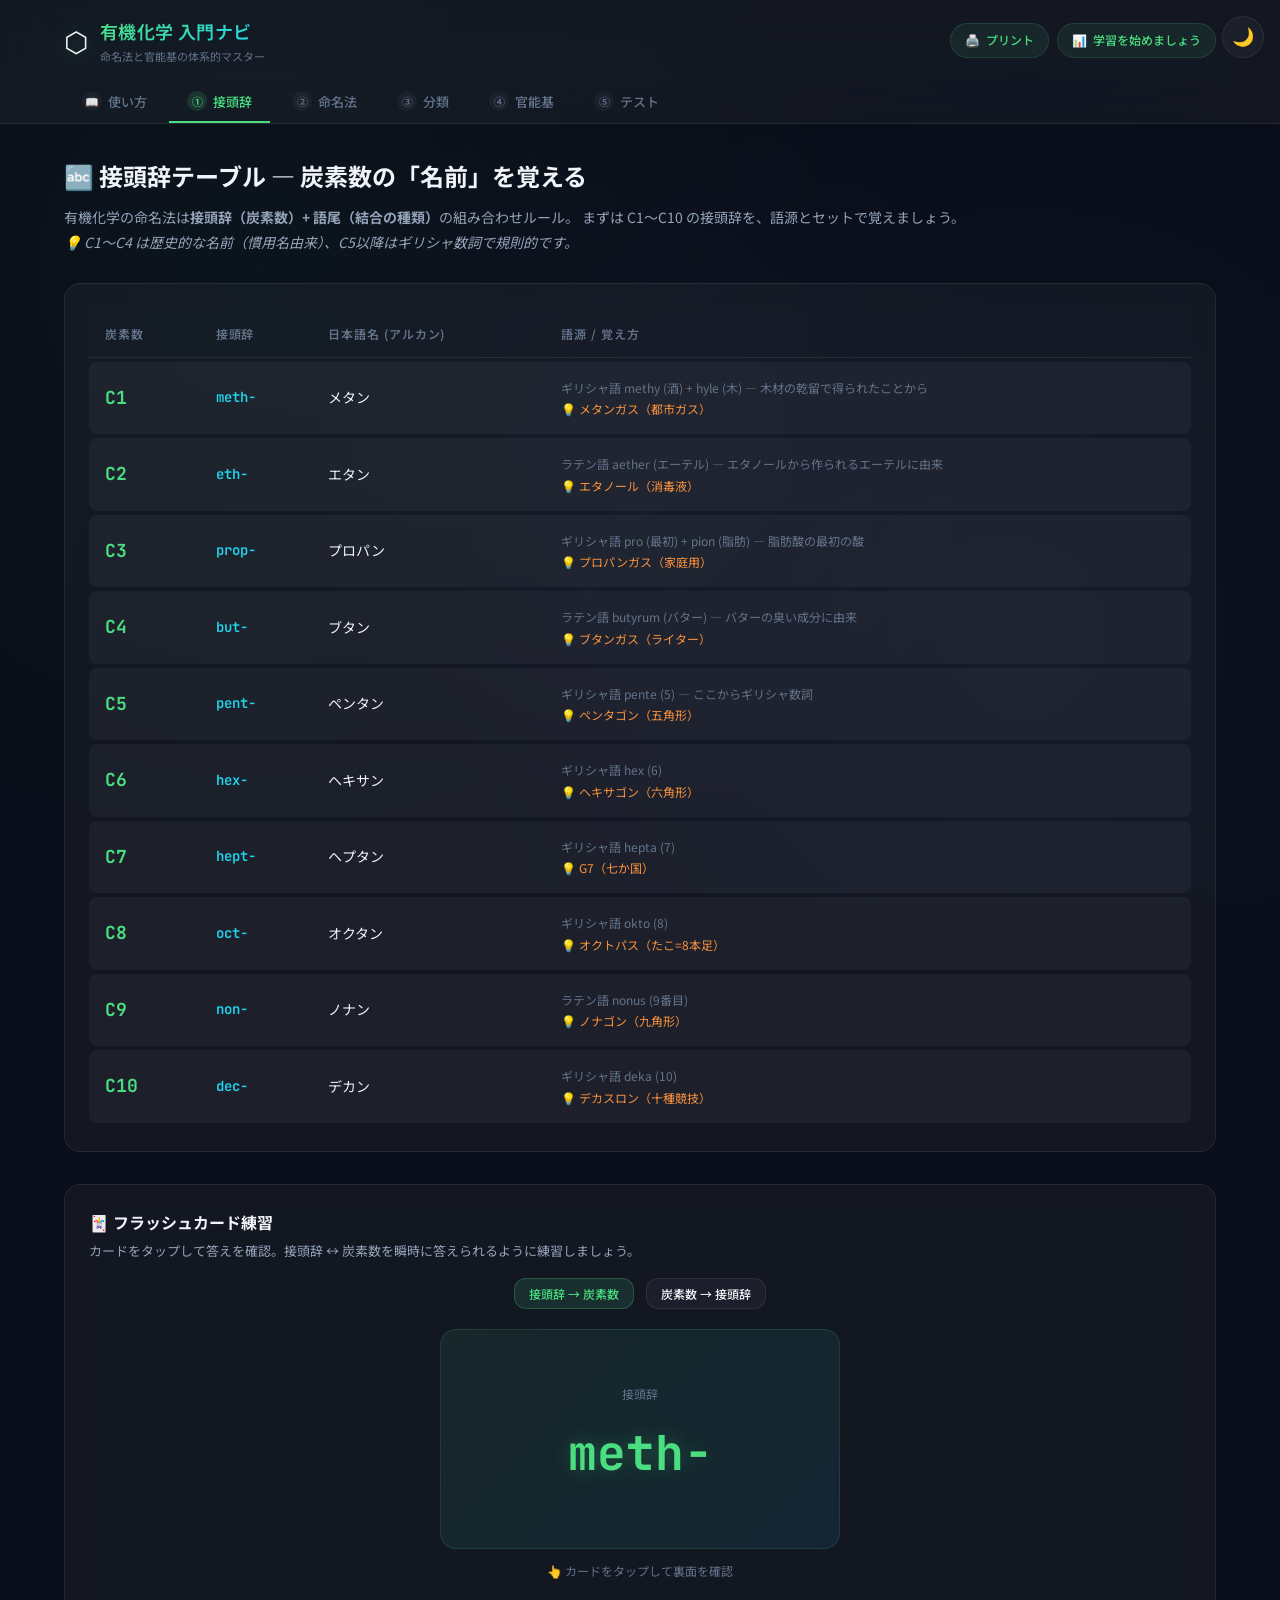
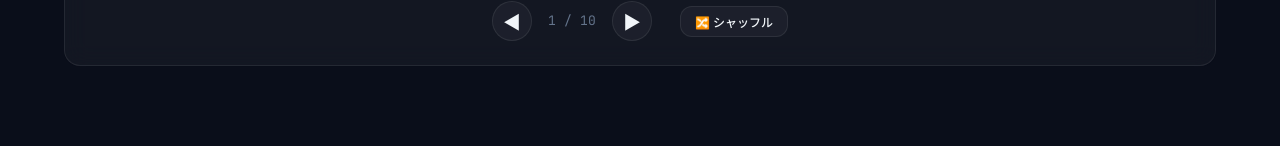
<file: index.html>
<!DOCTYPE html>
<html lang="ja">
<head>
  <meta charset="UTF-8">
  <meta name="viewport" content="width=device-width, initial-scale=1.0">
  <meta name="description" content="高校生のための有機化学予習アプリ。炭化水素の命名法(C10まで)と官能基を体系的に学べるインタラクティブ学習ツール。">
  <title>有機化学 入門ナビ — 命名法と官能基の体系的マスター</title>
  <link rel="stylesheet" href="style.css">
</head>
<body>

  <!-- Theme Toggle -->
  <button class="theme-toggle" onclick="toggleTheme()" title="テーマ切り替え" id="themeToggle">🌙</button>

  <!-- ===== Header ===== -->
  <header class="app-header">
    <div class="header-inner">
      <div class="app-title">
        <span class="icon">⬡</span>
        <div>
          <h1>有機化学 入門ナビ</h1>
          <span class="subtitle">命名法と官能基の体系的マスター</span>
        </div>
      </div>
      <div style="display:flex; gap:8px; align-items:center;">
        <a href="print.html" class="progress-badge" style="text-decoration:none; cursor:pointer;" title="プリントテストを開く">
          <span>🖨️</span>
          <span>プリント</span>
        </a>
        <div class="progress-badge" id="progressBadge" onclick="document.querySelector('[data-module=module4]').click()" style="cursor:pointer;" title="確認テストへ">
          <span>📊</span>
          <span id="progressText">学習を始めましょう</span>
        </div>
      </div>
    </div>
    <nav class="nav-tabs" role="tablist">
      <button class="nav-tab" data-module="guide" role="tab" aria-selected="false">
        <span class="tab-num">📖</span>
        使い方
      </button>
      <button class="nav-tab active" data-module="module1" role="tab" aria-selected="true">
        <span class="tab-num">①</span>
        接頭辞
      </button>
      <button class="nav-tab" data-module="module2" role="tab" aria-selected="false">
        <span class="tab-num">②</span>
        命名法
      </button>
      <button class="nav-tab" data-module="module2b" role="tab" aria-selected="false">
        <span class="tab-num">③</span>
        分類
      </button>
      <button class="nav-tab" data-module="module3" role="tab" aria-selected="false">
        <span class="tab-num">④</span>
        官能基
      </button>
      <button class="nav-tab" data-module="module4" role="tab" aria-selected="false">
        <span class="tab-num">⑤</span>
        テスト
      </button>
    </nav>
  </header>

  <!-- ===== Main Content ===== -->
  <main class="main-content">

    <!-- ========== Guide: 使い方 ========== -->
    <section class="module" id="guide">
      <div class="section-header">
        <h2>📖 このアプリの使い方</h2>
        <p class="section-desc">
          有機化学を初めて学ぶあなたのために、最も効率的な学習の順番を案内します。
        </p>
      </div>

      <div class="glass-card" style="margin-bottom: 20px; border: 1px solid rgba(34,211,238,0.15);">
        <h3 style="font-size:16px; margin-bottom:16px;">🎯 学習の進め方（おすすめの順番）</h3>

        <div style="display:grid; gap:16px;">
          <!-- STEP 1 -->
          <div style="display:flex; gap:12px; align-items:flex-start;">
            <div style="min-width:48px; height:48px; border-radius:12px; background:rgba(74,222,128,0.1); border:1px solid rgba(74,222,128,0.25); display:flex; align-items:center; justify-content:center; font-size:18px; font-weight:700; color:var(--accent-green);">1</div>
            <div>
              <div style="font-size:14px; font-weight:600; color:var(--text-primary);">まずは「接頭辞」を覚えよう</div>
              <div style="font-size:13px; color:var(--text-secondary); margin-top:4px;">
                有機化合物の名前は「<strong>炭素の数を表す部分</strong>」+「<strong>結合の種類を表す部分</strong>」で出来ています。<br>
                炭素1個=meth、2個=eth、3個=prop…。まずはこれを覚えるのが第一歩！<br>
                <strong style="color:var(--accent-green);">→「接頭辞」タブのテーブルとフラッシュカードで練習</strong>
              </div>
            </div>
          </div>

          <!-- STEP 2 -->
          <div style="display:flex; gap:12px; align-items:flex-start;">
            <div style="min-width:48px; height:48px; border-radius:12px; background:rgba(96,165,250,0.1); border:1px solid rgba(96,165,250,0.25); display:flex; align-items:center; justify-content:center; font-size:18px; font-weight:700; color:var(--accent-blue);">2</div>
            <div>
              <div style="font-size:14px; font-weight:600; color:var(--text-primary);">名前のルールを理解しよう</div>
              <div style="font-size:13px; color:var(--text-secondary); margin-top:4px;">
                接頭辞の後ろにつく「-ane（全部単結合）」「-ene（二重結合あり）」「-yne（三重結合あり）」の3パターンを学びます。<br>
                ここまで理解すると、<strong>30個の炭化水素の名前が自動的に作れます！</strong><br>
                <strong style="color:var(--accent-blue);">→「命名法」タブで語尾ルール・分類表・枝分かれの命名を学習</strong>
              </div>
            </div>
          </div>

          <!-- STEP 3 -->
          <div style="display:flex; gap:12px; align-items:flex-start;">
            <div style="min-width:48px; height:48px; border-radius:12px; background:rgba(192,132,252,0.1); border:1px solid rgba(192,132,252,0.25); display:flex; align-items:center; justify-content:center; font-size:18px; font-weight:700; color:var(--accent-purple);">3</div>
            <div>
              <div style="font-size:14px; font-weight:600; color:var(--text-primary);">官能基を知ろう</div>
              <div style="font-size:13px; color:var(--text-secondary); margin-top:4px;">
                「-OH がつくとアルコール」「-COOH がつくとカルボン酸」のように、<strong>分子の性質を決めるパーツ</strong>を学びます。<br>
                官能基を知ると、化合物の「性格」が分かるようになります。<br>
                <strong style="color:var(--accent-purple);">→「官能基」タブのカードで構造・名前・性質をセットで覚える</strong>
              </div>
            </div>
          </div>

          <!-- STEP 4 -->
          <div style="display:flex; gap:12px; align-items:flex-start;">
            <div style="min-width:48px; height:48px; border-radius:12px; background:rgba(251,146,60,0.1); border:1px solid rgba(251,146,60,0.25); display:flex; align-items:center; justify-content:center; font-size:18px; font-weight:700; color:var(--accent-orange);">4</div>
            <div>
              <div style="font-size:14px; font-weight:600; color:var(--text-primary);">テストで確認しよう</div>
              <div style="font-size:13px; color:var(--text-secondary); margin-top:4px;">
                アプリの中に<strong>4種類のテスト</strong>があります。<br>
                ❶ 選択式クイズ ❷ 穴埋め（空欄に文字を入力）❸ 構造式から名前を当てる ❹ フラッシュカード<br>
                <strong style="color:var(--accent-orange);">→「確認テスト」タブで実力チェック。間違えた所をもう一度学習</strong>
              </div>
            </div>
          </div>

          <!-- STEP 5 -->
          <div style="display:flex; gap:12px; align-items:flex-start;">
            <div style="min-width:48px; height:48px; border-radius:12px; background:rgba(244,114,182,0.1); border:1px solid rgba(244,114,182,0.25); display:flex; align-items:center; justify-content:center; font-size:18px; font-weight:700; color:var(--accent-pink);">5</div>
            <div>
              <div style="font-size:14px; font-weight:600; color:var(--text-primary);">プリントで書いて定着！</div>
              <div style="font-size:13px; color:var(--text-secondary); margin-top:4px;">
                画面で覚えたら、<strong>紙に書くとさらに記憶に残ります</strong>。<br>
                問題用プリントを印刷して、構造式や名前を手書きで練習しましょう。<br>
                <strong style="color:var(--accent-pink);">→ 右上の「🖨️ プリント」ボタンからテスト用紙を印刷</strong>
              </div>
            </div>
          </div>
        </div>
      </div>

      <!-- 学習サイクルの説明 -->
      <div class="glass-card" style="margin-bottom: 20px;">
        <h3 style="font-size:16px; margin-bottom:12px;">🔄 効果的な学習のコツ</h3>
        <div style="font-size:13px; color:var(--text-secondary); line-height:1.8;">
          <p>✅ <strong>少しずつ、繰り返し</strong>が最も効果的です。一度に全部覚えようとしないで大丈夫！</p>
          <p>✅ <strong>間違えた問題は宝物</strong>。テストで間違えた所を、もう一度その章に戻って確認しましょう。</p>
          <p>✅ <strong>声に出してみよう</strong>。「methane メタン、ethane エタン…」と声に出すと記憶に残りやすいです。</p>
          <p>✅ <strong>構造式は手で書こう</strong>。プリントテストで構造式を手書きすると理解が深まります。</p>
        </div>
      </div>

      <!-- クイックアクセス -->
      <div class="glass-card" style="text-align:center; padding:24px;">
        <h3 style="font-size:16px; margin-bottom:16px;">🚀 さあ、始めましょう！</h3>
        <div style="display:flex; gap:12px; justify-content:center; flex-wrap:wrap;">
          <button class="btn btn-primary" onclick="document.querySelector('[data-module=module1]').click()">🔤 接頭辞から始める</button>
          <a href="print.html" class="btn btn-primary" style="text-decoration:none;">🖨️ プリントを準備する</a>
        </div>
      </div>
    </section>

    <!-- ========== Module 1: 接頭辞 ========== -->
    <section class="module active" id="module1">
      <div class="section-header">
        <h2>🔤 接頭辞テーブル — 炭素数の「名前」を覚える</h2>
        <p class="section-desc">
          有機化学の命名法は<strong>接頭辞（炭素数）+ 語尾（結合の種類）</strong>の組み合わせルール。
          まずは C1〜C10 の接頭辞を、語源とセットで覚えましょう。
          <br><em>💡 C1〜C4 は歴史的な名前（慣用名由来）、C5以降はギリシャ数詞で規則的です。</em>
        </p>
      </div>

      <!-- Prefix Table -->
      <div class="glass-card prefix-table-container">
        <table class="prefix-table" id="prefixTable">
          <thead>
            <tr>
              <th>炭素数</th>
              <th>接頭辞</th>
              <th>日本語名 (アルカン)</th>
              <th>語源 / 覚え方</th>
            </tr>
          </thead>
          <tbody id="prefixTableBody">
            <!-- data.js から動的生成 -->
          </tbody>
        </table>
      </div>

      <!-- Flashcard Practice -->
      <div class="flashcard-area glass-card">
        <h3 style="font-size:16px; margin-bottom: 4px;">🃏 フラッシュカード練習</h3>
        <p style="font-size:13px; color: var(--text-secondary); margin-bottom: 16px;">カードをタップして答えを確認。接頭辞 ↔ 炭素数を瞬時に答えられるように練習しましょう。</p>

        <div class="flashcard-controls">
          <button class="btn btn-sm" id="fcModePrefix" onclick="setFlashcardMode('prefix')">接頭辞 → 炭素数</button>
          <button class="btn btn-sm" id="fcModeCarbon" onclick="setFlashcardMode('carbon')">炭素数 → 接頭辞</button>
        </div>

        <div class="flashcard-container" id="flashcardContainer" onclick="flipFlashcard()">
          <div class="flashcard" id="flashcard">
            <div class="flashcard-face flashcard-front">
              <span class="card-label" id="fcFrontLabel">接頭辞</span>
              <span class="card-value" id="fcFrontValue">meth-</span>
            </div>
            <div class="flashcard-face flashcard-back">
              <span class="card-answer" id="fcBackValue">C1</span>
              <span class="card-detail" id="fcBackDetail">メタン — ギリシャ語 methy (酒) + hyle (木)</span>
            </div>
          </div>
        </div>
        <p class="flashcard-hint">👆 カードをタップして裏面を確認</p>

        <div class="flashcard-nav">
          <button class="btn btn-icon" onclick="prevFlashcard()">◀</button>
          <span class="counter" id="fcCounter">1 / 10</span>
          <button class="btn btn-icon" onclick="nextFlashcard()">▶</button>
          <button class="btn btn-sm" onclick="shuffleFlashcards()" style="margin-left: 12px;">🔀 シャッフル</button>
        </div>
      </div>
    </section>

    <!-- ========== Module 2: 命名法 ========== -->
    <section class="module" id="module2">
      <div class="section-header">
        <h2>⛓️ 炭化水素の命名法 — ルールで理解する</h2>
        <p class="section-desc">
          炭化水素の名前は<strong>「接頭辞(炭素数) + 語尾(結合の種類)」</strong>の組み合わせ。
          語尾は3つしかありません。ルールを理解すれば30個の名前が即座に作れます。
        </p>
      </div>

      <!-- Suffix Cards -->
      <div style="margin-top: 16px;">
        <h3 style="font-size:18px; margin-bottom: 12px;">🔤 語尾ルール — 結合の種類を表す3つの語尾</h3>
      </div>
      <div class="suffix-grid" id="suffixGrid">
        <!-- data.js から動的生成 -->
      </div>

      <!-- Naming Rules -->
      <div style="margin-top: 32px;">
        <h3 style="font-size:18px; margin-bottom: 12px;">📋 命名の手順</h3>
      </div>
      <div class="naming-rules-grid" id="namingRulesGrid">
        <!-- data.js から動的生成 -->
      </div>

      <!-- Branched Chain Nomenclature -->
      <div class="branched-naming-section" style="margin-top: 32px;">
        <h3 style="font-size:18px; margin-bottom: 8px;">🌿 分岐鎖（枝分かれ）の命名法</h3>
        <p style="font-size:13px; color: var(--text-secondary); margin-bottom: 16px;" id="branchedIntro">
          <!-- data.jsから動的挿入 -->
        </p>

        <!-- 置換基テーブル -->
        <div class="glass-card" style="margin-bottom: 20px;">
          <h4 style="font-size:15px; margin-bottom: 8px;">🔧 置換基（アルキル基）の命名ルール</h4>
          <p style="font-size:13px; color: var(--text-secondary); margin-bottom: 12px;" id="substituentRule">
            <!-- data.jsから動的挿入 -->
          </p>
          <div class="substituent-conversion" style="text-align: center; margin-bottom: 16px;">
            <span style="font-size: 14px; color: var(--text-secondary);">アルカンの語尾</span>
            <span style="font-family: var(--font-mono); font-weight: 700; font-size: 18px; color: var(--accent-green); margin: 0 8px;">-ane</span>
            <span style="font-size: 20px; color: var(--accent-cyan);">→</span>
            <span style="font-family: var(--font-mono); font-weight: 700; font-size: 18px; color: var(--accent-orange); margin: 0 8px;">-yl</span>
            <span style="font-size: 14px; color: var(--text-secondary);">= 置換基名</span>
          </div>
          <table class="prefix-table" id="substituentTable">
            <thead>
              <tr>
                <th>アルカン名</th>
                <th>置換基名</th>
                <th>構造式</th>
                <th>由来</th>
              </tr>
            </thead>
            <tbody id="substituentTableBody">
              <!-- data.jsから動的生成 -->
            </tbody>
          </table>
        </div>

        <!-- アルキル基の分類解説 -->
        <div class="glass-card" style="margin-bottom: 20px; border: 1px solid rgba(251,146,60,0.15);">
          <h4 style="font-size:15px; margin-bottom: 8px;">🧩 アルキル基の分類 — 第1級・第2級・第3級</h4>
          <p style="font-size:13px; color:var(--text-secondary); margin-bottom:8px;" id="alkylGroupIntro"></p>
          <p style="font-size:13px; color:var(--accent-orange); font-family:var(--font-mono); margin-bottom:12px;" id="alkylGroupFormula"></p>
          <div id="alkylGroupTypes"></div>
          <div class="tip-box" style="margin-top:12px; border-left-color:var(--accent-orange); font-size:12px;" id="alkylGroupTip"></div>
        </div>

        <!-- 分岐鎖の命名手順 -->
        <div class="glass-card" style="margin-bottom: 20px;">
          <h4 style="font-size:15px; margin-bottom: 16px;">📋 分岐鎖の命名手順（詳細）</h4>
          <div class="rule-steps" id="branchedSteps">
            <!-- data.jsから動的生成 -->
          </div>
        </div>

        <!-- 具体的な命名例 -->
        <h4 style="font-size:15px; margin-bottom: 12px;">📝 具体的な命名例</h4>
        <div id="branchedExamples">
          <!-- data.jsから動的生成 -->
        </div>
      </div>

      <!-- Functional Group Nomenclature -->
      <div class="fg-naming-section" style="margin-top: 32px;">
        <h3 style="font-size:18px; margin-bottom: 8px;">🏷️ 官能基を含む化合物の命名法</h3>
        <p style="font-size:13px; color: var(--text-secondary); margin-bottom: 16px;" id="fgNamingIntro">
          <!-- data.jsから動的挿入 -->
        </p>
        <div class="fg-naming-principle glass-card" id="fgNamingPrinciple" style="margin-bottom: 20px;">
          <!-- 合成化学者の視点 -->
        </div>

        <!-- 命名タイプの説明 -->
        <div style="display: grid; grid-template-columns: 1fr 1fr; gap: 16px; margin-bottom: 24px;">
          <div class="glass-card" style="border-left: 3px solid var(--accent-blue);">
            <h4 style="font-size:14px; color: var(--accent-blue); margin-bottom: 6px;">📝 接尾辞型（語尾を変える）</h4>
            <p style="font-size:12px; color: var(--text-secondary);">-OH, -CHO, >C=O, -COOH, -NH₂ など多くの官能基は語尾で名前に反映。</p>
            <p style="font-size:12px; color: var(--text-muted); margin-top:4px;">例: methane → methan<strong style="color:var(--accent-blue);">ol</strong></p>
          </div>
          <div class="glass-card" style="border-left: 3px solid var(--accent-orange);">
            <h4 style="font-size:14px; color: var(--accent-orange); margin-bottom: 6px;">📝 接頭辞型（前に付ける）</h4>
            <p style="font-size:12px; color: var(--text-secondary);">ハロゲン(-Cl, -Brなど), ニトロ基(-NO₂)は名前の前に接頭辞で付加。</p>
            <p style="font-size:12px; color: var(--text-muted); margin-top:4px;">例: <strong style="color:var(--accent-orange);">chloro</strong>methane</p>
          </div>
        </div>

        <!-- Suffix Type Details -->
        <h4 style="font-size:15px; margin-bottom: 12px;">接尾辞型 — 官能基ごとの語尾と命名例</h4>
        <div id="fgNamingSuffixCards">
          <!-- data.jsから動的生成 -->
        </div>

        <!-- Prefix Type Details -->
        <h4 style="font-size:15px; margin: 24px 0 12px;">接頭辞型 — 前に付ける官能基</h4>
        <div id="fgNamingPrefixCards">
          <!-- data.jsから動的生成 -->
        </div>

        <!-- Priority Table -->
        <div class="glass-card" style="margin-top: 24px;">
          <h4 style="font-size:15px; margin-bottom: 12px;">🏆 官能基の優先順位（複数の官能基がある場合）</h4>
          <p style="font-size:12px; color: var(--text-secondary); margin-bottom: 12px;">
            複数の官能基を含む化合物では、最も優先順位の高い官能基が語尾（主特性基）となり、他の官能基は接頭辞として表します。
          </p>
          <table class="prefix-table" id="priorityTable">
            <thead>
              <tr>
                <th>優先順位</th>
                <th>官能基</th>
                <th>接尾辞</th>
                <th>備考</th>
              </tr>
            </thead>
            <tbody id="priorityTableBody">
              <!-- data.jsから動的生成 -->
            </tbody>
          </table>
        </div>
      </div>

      <!-- Hydrocarbon List -->
      <div style="margin-top: 32px;">
        <h3 style="font-size:16px; margin-bottom: 12px;">📊 炭化水素一覧 (C1〜C10)</h3>
        <p style="font-size:13px; color: var(--text-secondary); margin-bottom: 16px;">
          接頭辞と語尾の組み合わせで作られる全炭化水素。タイプで絞り込みできます。
        </p>

        <div class="type-filter" id="typeFilter">
          <button class="type-filter-btn active" data-type="all" onclick="filterHydrocarbons('all')">すべて</button>
          <button class="type-filter-btn" data-type="alkane" onclick="filterHydrocarbons('alkane')">🟢 アルカン</button>
          <button class="type-filter-btn" data-type="alkene" onclick="filterHydrocarbons('alkene')">🔵 アルケン</button>
          <button class="type-filter-btn" data-type="alkyne" onclick="filterHydrocarbons('alkyne')">🟣 アルキン</button>
        </div>

        <div class="naming-quiz-grid" id="hydrocarbonGrid">
          <!-- data.js から動的生成 -->
        </div>
      </div>

      <!-- 慣用名 ⇔ IUPAC名 対応表 -->
      <div style="margin-top: 32px;">
        <h3 style="font-size:18px; margin-bottom: 8px;">📖 慣用名 ⇔ IUPAC名 対応表</h3>
        <p style="font-size:13px; color: var(--text-secondary); margin-bottom: 16px;">
          よく使われる慣用名（通称）と正式なIUPAC名の対応です。テストでは両方の名前が出題されることがあります。
        </p>
        <div id="trivialNameTable"></div>
      </div>

      <!-- Next Step -->
      <div class="glass-card" style="margin-top: 32px; text-align: center; padding: 20px;">
        <p style="font-size:13px; color:var(--text-secondary); margin-bottom:12px;">命名法を学んだら、炭化水素の分類を理解しよう</p>
        <button class="btn btn-primary" onclick="document.querySelector('[data-module=module2b]').click()">③ 分類と構造へ進む →</button>
      </div>
    </section>

    <!-- ========== Module 2b: 分類と構造 ========== -->
    <section class="module" id="module2b">
      <div class="section-header">
        <h2>🗂️ 炭化水素の分類と構造</h2>
        <p class="section-desc">
          炭化水素を<strong>骨格（鎖状/環状）</strong>と<strong>結合（飽和/不飽和）</strong>で分類。芳香族と異性体も学びます。
        </p>
      </div>

      <!-- Hydrocarbon Classification -->
      <div class="hc-classification-section">
        <h3 style="font-size:18px; margin-bottom: 8px;">📊 分類マトリクス</h3>
        <p style="font-size:13px; color: var(--text-secondary); margin-bottom: 16px;" id="hcClassIntro"></p>
        <div class="glass-card" id="hcClassPrinciple" style="margin-bottom: 20px;"></div>
        <div id="hcClassAxes" style="display: grid; grid-template-columns: 1fr 1fr; gap: 16px; margin-bottom: 24px;"></div>
        <div class="glass-card" style="margin-bottom: 24px;">
          <h4 style="font-size:15px; margin-bottom: 12px;">📊 分類マトリクス — 骨格 × 結合</h4>
          <table class="prefix-table" id="hcMatrix">
            <thead><tr><th></th><th>飽和 (単結合のみ)</th><th>不飽和 (多重結合あり)</th></tr></thead>
            <tbody>
              <tr><td style="font-weight:700;">鎖状</td><td id="matrixChainSat"></td><td id="matrixChainUnsat"></td></tr>
              <tr><td style="font-weight:700;">環状</td><td id="matrixCycleSat"></td><td id="matrixCycleUnsat"></td></tr>
            </tbody>
          </table>
        </div>
        <h4 style="font-size:15px; margin-bottom: 12px;">📋 各カテゴリの詳細</h4>
        <div id="hcCategoryCards"></div>
        <div class="glass-card" style="margin-top: 20px;" id="dbeSection"></div>
      </div>

      <!-- Aromatic Hydrocarbons -->
      <div class="aromatic-section" style="margin-top: 32px;">
        <h3 style="font-size:18px; margin-bottom: 8px;">💎 芳香族炭化水素</h3>
        <p style="font-size:13px; color: var(--text-secondary); margin-bottom: 16px;" id="aromaticIntro"></p>
        <div class="glass-card" id="aromaticPrinciple" style="margin-bottom: 20px;"></div>
        <div class="glass-card" style="margin-bottom: 20px; border-left: 3px solid #f472b6;" id="benzeneFeatures"></div>
        <div class="glass-card" style="margin-bottom: 20px;" id="aromaticNaming"></div>
        <div class="glass-card" style="margin-bottom: 20px;" id="orthoMetaPara"></div>
        <h4 style="font-size:15px; margin-bottom: 12px;">📋 代表的な芳香族化合物</h4>
        <div id="aromaticCompounds"></div>
      </div>

      <!-- Isomers -->
      <div style="margin-top: 32px;">
        <h3 style="font-size:18px; margin-bottom: 8px;">🔀 異性体 — 同じ分子式、異なる構造</h3>
        <p style="font-size:13px; color:var(--text-secondary); margin-bottom:16px;" id="isomerIntro"></p>
        <div id="isomerCards"></div>
      </div>

      <!-- Reaction Pathway -->
      <div style="margin-top: 32px;">
        <h3 style="font-size:18px; margin-bottom: 8px;">🔄 反応の系統図 — 酸化段階と変換経路</h3>
        <p style="font-size:13px; color:var(--text-secondary); margin-bottom:16px;" id="pathwayIntro"></p>
        <div class="glass-card" id="reactionPathway"></div>
      </div>

      <!-- Next Step -->
      <div class="glass-card" style="margin-top: 32px; text-align: center; padding: 20px;">
        <p style="font-size:13px; color:var(--text-secondary); margin-bottom:12px;">分類を理解したら、官能基と反応を学ぼう</p>
        <button class="btn btn-primary" onclick="document.querySelector('[data-module=module3]').click()">④ 官能基と反応へ進む →</button>
      </div>
    </section>

    <!-- ========== Module 3: 官能基 ========== -->
    <section class="module" id="module3">
      <div class="section-header">
        <h2>⚗️ 官能基の体系的整理 — 構造から反応を理解する</h2>
        <p class="section-desc">
          官能基は<strong>「構造 → 電子的性質 → 反応性」</strong>の因果関係で理解するのが王道。
          カテゴリごとに整理し、官能基同士のつながり（変換反応）も把握しましょう。
          <br><em>💡 カードをクリックすると詳細が展開されます。</em>
        </p>
      </div>

      <!-- Oxidation Level Diagram -->
      <div class="oxidation-diagram">
        <h3 style="font-size:15px; margin-bottom: 16px; text-align: center;">📈 酸化段階の階段 — アルコール→アルデヒド→カルボン酸</h3>
        <p style="font-size:12px; color: var(--text-secondary); text-align: center; margin-bottom: 16px;">
          含酸素官能基の関係は「酸化段階」で整理するのが最も効率的です。
        </p>
        <div class="oxidation-flow">
          <div class="oxidation-node">
            <div class="node-name">アルコール</div>
            <div class="node-fg">R-OH</div>
          </div>
          <div class="oxidation-arrow">
            <span class="arrow-label">酸化 [O]</span>
            <span class="arrow-symbol">→</span>
            <span class="arrow-label">還元 [H] ←</span>
          </div>
          <div class="oxidation-node">
            <div class="node-name">アルデヒド</div>
            <div class="node-fg">R-CHO</div>
          </div>
          <div class="oxidation-arrow">
            <span class="arrow-label">酸化 [O]</span>
            <span class="arrow-symbol">→</span>
            <span class="arrow-label">還元 [H] ←</span>
          </div>
          <div class="oxidation-node">
            <div class="node-name">カルボン酸</div>
            <div class="node-fg">R-COOH</div>
          </div>
        </div>
        <p style="font-size:12px; color: var(--accent-cyan); text-align: center; margin-top: 12px;">
          🧪 2級アルコール(R₂CHOH) → ケトン(R₂C=O) という別ルートもあります
        </p>
      </div>

      <!-- Functional Group Cards by Category -->
      <div id="fgContainer">
        <!-- data.js から動的生成 -->
      </div>

      <!-- Transformation Map -->
      <div class="transformation-section">
        <h3 style="font-size:16px; margin-bottom: 8px;">🔄 官能基変換ロードマップ</h3>
        <p style="font-size:13px; color: var(--text-secondary); margin-bottom: 16px;">
          有機合成化学では、官能基同士を変換して目的の分子を作ります。
          各変換反応と試薬を把握しましょう。
        </p>
        <div class="transformation-grid" id="transformGrid">
          <!-- data.js から動的生成 -->
        </div>
      </div>

      <!-- Reaction Mechanisms -->
      <div style="margin-top: 32px;">
        <h3 style="font-size:18px; margin-bottom: 12px;">⚙️ 重要な有機反応 — エステル化・重合</h3>
        <div id="reactionMechanisms"></div>
      </div>
    </section>

    <!-- ========== Module 4: 確認テスト ========== -->
    <section class="module" id="module4">
      <div class="section-header">
        <h2>✅ 確認テスト — 知識の定着チェック</h2>
        <p class="section-desc">
          学んだ知識をクイズ・穴埋め・逆引き・フラッシュカードで反復練習。
        </p>
      </div>

      <!-- 学習進捗ダッシュボード -->
      <div class="glass-card" style="margin-bottom: 24px; border: 1px solid rgba(34,211,238,0.2);" id="progressDashboard">
        <h3 style="font-size:16px; margin-bottom: 12px;">📊 学習進捗</h3>
        <div id="progressStats" style="font-size:13px; color:var(--text-secondary);">まだクイズを受けていません。下のクイズで学習を始めましょう！</div>
      </div>

      <!-- 官能基フラッシュカード -->
      <div class="glass-card" style="margin-bottom: 24px;">
        <h3 style="font-size:16px; margin-bottom: 8px;">🃏 官能基・芳香族フラッシュカード</h3>
        <p style="font-size:13px; color:var(--text-secondary); margin-bottom:12px;">構造式 ↔ 名前・接尾辞を瞬時に答える練習</p>
        <div class="flashcard-container" id="fgFlashcardContainer" onclick="flipFGFlashcard()">
          <div class="flashcard" id="fgFlashcard">
            <div class="flashcard-face flashcard-front">
              <span class="card-label">構造式</span>
              <span class="card-value" id="fgFcFront" style="font-family:var(--font-mono);">-OH</span>
            </div>
            <div class="flashcard-face flashcard-back">
              <span class="card-label">名前・接尾辞</span>
              <span class="card-value" id="fgFcBack">ヒドロキシ基 / アルコール (-ol)</span>
            </div>
          </div>
        </div>
        <div style="display:flex; justify-content:center; gap:12px; margin-top:12px;">
          <button class="btn btn-sm" onclick="prevFGFlashcard()">◀ 前</button>
          <span style="font-size:13px; color:var(--text-muted);" id="fgFcCounter">1 / 14</span>
          <button class="btn btn-sm" onclick="nextFGFlashcard()">次 ▶</button>
          <button class="btn btn-sm" onclick="shuffleFGFlashcards()">🔀</button>
        </div>
      </div>

      <div class="quiz-container">
        <!-- Category Filter -->
        <div class="quiz-category-filter" id="quizCategoryFilter">
          <button class="quiz-cat-btn active" data-cat="all" onclick="setQuizCategory('all')">すべて</button>
          <button class="quiz-cat-btn" data-cat="prefix" onclick="setQuizCategory('prefix')">接頭辞</button>
          <button class="quiz-cat-btn" data-cat="suffix" onclick="setQuizCategory('suffix')">語尾</button>
          <button class="quiz-cat-btn" data-cat="formula" onclick="setQuizCategory('formula')">分子式</button>
          <button class="quiz-cat-btn" data-cat="branched" onclick="setQuizCategory('branched')">分岐鎖</button>
          <button class="quiz-cat-btn" data-cat="fg_naming" onclick="setQuizCategory('fg_naming')">命名法</button>
          <button class="quiz-cat-btn" data-cat="aromatic" onclick="setQuizCategory('aromatic')">芳香族</button>
          <button class="quiz-cat-btn" data-cat="functional_group" onclick="setQuizCategory('functional_group')">官能基</button>
          <button class="quiz-cat-btn" data-cat="reaction" onclick="setQuizCategory('reaction')">反応</button>
        </div>

        <!-- Quiz Progress -->
        <div class="quiz-progress">
          <div class="quiz-progress-bar">
            <div class="quiz-progress-fill" id="quizProgressFill" style="width: 0%"></div>
          </div>
          <span class="quiz-progress-text" id="quizProgressText">0 / 10</span>
        </div>

        <!-- Question Card -->
        <div id="quizArea">
          <div class="quiz-question-card">
            <div class="q-category" id="quizCatLabel">接頭辞</div>
            <div class="q-text" id="quizQuestionText">問題を読み込んでいます...</div>
          </div>

          <div class="quiz-options" id="quizOptions">
            <!-- 動的生成 -->
          </div>

          <div class="quiz-explanation" id="quizExplanation">
            <span class="exp-label">💡 解説</span>
            <span id="quizExplanationText"></span>
          </div>

          <div style="text-align: center;">
            <button class="btn btn-primary" id="quizNextBtn" onclick="nextQuizQuestion()" style="display: none;">
              次の問題 →
            </button>
          </div>
        </div>

        <!-- Result Card -->
        <div class="quiz-result" id="quizResult" style="display: none;">
          <div class="result-score" id="quizScoreDisplay">0%</div>
          <div class="result-text" id="quizResultText"></div>
          <div class="result-breakdown">
            <div class="result-stat">
              <div class="stat-num" id="quizCorrectCount" style="color: var(--accent-green);">0</div>
              <div class="stat-label">正解</div>
            </div>
            <div class="result-stat">
              <div class="stat-num" id="quizWrongCount" style="color: var(--accent-red);">0</div>
              <div class="stat-label">不正解</div>
            </div>
            <div class="result-stat">
              <div class="stat-num" id="quizTotalCount">0</div>
              <div class="stat-label">出題数</div>
            </div>
          </div>
          <button class="btn btn-primary" onclick="startQuiz()">🔄 もう一度チャレンジ</button>
        </div>
      </div>

      <!-- 選択式テスト -->
      <div class="glass-card" style="margin-top: 24px;">
        <h3 style="font-size:16px; margin-bottom: 8px;">📝 4択テスト</h3>
        <p style="font-size:13px; color:var(--text-secondary); margin-bottom:12px;">4つの選択肢から正解を選ぼう。ランダム出題で何度でも挑戦できます。</p>
        <div id="fillInTest"></div>
        <button class="btn btn-primary" style="margin-top:12px;" onclick="checkFillIn()">✅ 答え合わせ</button>
        <button class="btn btn-sm" style="margin-top:12px; margin-left:8px;" onclick="resetFillIn()">🔄 リセット</button>
        <div id="fillInResult" style="margin-top:12px;"></div>
      </div>

      <!-- 逆引き練習 -->
      <div class="glass-card" style="margin-top: 24px;">
        <h3 style="font-size:16px; margin-bottom: 8px;">🔍 逆引き練習 — 構造式から名前を当てる</h3>
        <p style="font-size:13px; color:var(--text-secondary); margin-bottom:12px;">構造式を見て化合物名を答えましょう。</p>
        <div id="reverseNaming"></div>
        <button class="btn btn-primary" style="margin-top:12px;" onclick="checkReverse()">✅ 答え合わせ</button>
        <button class="btn btn-sm" style="margin-top:12px; margin-left:8px;" onclick="resetReverse()">🔄 リセット</button>
        <div id="reverseResult" style="margin-top:12px;"></div>
      </div>
    </section>

  </main>

  <script src="data.js"></script>
  <script src="app.js"></script>
</body>
</html>
</file>
<file: style.css>
/* ============================================================
   有機化学予習アプリ — Design System
   Theme: Deep chemistry — dark mode with molecular accent colors
   ============================================================ */

/* --- Google Font --- */
@import url('https://fonts.googleapis.com/css2?family=Noto+Sans+JP:wght@300;400;500;600;700&family=JetBrains+Mono:wght@400;500&display=swap');

/* --- CSS Variables --- */
:root {
  --bg-primary: #0a0e1a;
  --bg-secondary: #111827;
  --bg-card: rgba(17, 24, 39, 0.7);
  --bg-glass: rgba(255, 255, 255, 0.04);
  --bg-glass-hover: rgba(255, 255, 255, 0.08);
  --border-glass: rgba(255, 255, 255, 0.08);
  --border-glass-hover: rgba(255, 255, 255, 0.15);

  --text-primary: #f1f5f9;
  --text-secondary: #94a3b8;
  --text-muted: #64748b;

  --accent-green: #4ade80;
  --accent-blue: #60a5fa;
  --accent-purple: #c084fc;
  --accent-orange: #fb923c;
  --accent-pink: #f472b6;
  --accent-cyan: #22d3ee;
  --accent-red: #f87171;

  --gradient-hero: linear-gradient(135deg, #1e3a5f 0%, #0a0e1a 50%, #1a1040 100%);
  --gradient-green: linear-gradient(135deg, #065f46, #064e3b);
  --gradient-blue: linear-gradient(135deg, #1e3a5f, #1e40af);
  --gradient-purple: linear-gradient(135deg, #4c1d95, #7c3aed);

  --shadow-lg: 0 10px 40px rgba(0,0,0,0.4);
  --shadow-glow-green: 0 0 20px rgba(74, 222, 128, 0.15);
  --shadow-glow-blue: 0 0 20px rgba(96, 165, 250, 0.15);
  --shadow-glow-purple: 0 0 20px rgba(192, 132, 252, 0.15);

  --radius-sm: 8px;
  --radius-md: 12px;
  --radius-lg: 16px;
  --radius-xl: 24px;

  --transition-fast: 0.15s ease;
  --transition-normal: 0.3s ease;
  --transition-slow: 0.5s ease;

  --font-main: 'Noto Sans JP', -apple-system, BlinkMacSystemFont, sans-serif;
  --font-mono: 'JetBrains Mono', monospace;
}

/* --- Light Theme --- */
[data-theme="light"] {
  --bg-primary: #ffffff;
  --bg-secondary: #f1f5f9;
  --bg-card: rgba(255, 255, 255, 0.95);
  --bg-glass: rgba(0, 0, 0, 0.04);
  --bg-glass-hover: rgba(0, 0, 0, 0.08);
  --border-glass: rgba(0, 0, 0, 0.15);
  --border-glass-hover: rgba(0, 0, 0, 0.25);

  --text-primary: #0f172a;
  --text-secondary: #334155;
  --text-muted: #64748b;

  --accent-green: #15803d;
  --accent-blue: #1d4ed8;
  --accent-purple: #7e22ce;
  --accent-orange: #c2410c;
  --accent-pink: #be185d;
  --accent-cyan: #0e7490;
  --accent-red: #b91c1c;

  --gradient-hero: linear-gradient(135deg, #e0f2fe 0%, #ffffff 50%, #f3e8ff 100%);
  --gradient-green: linear-gradient(135deg, #dcfce7, #bbf7d0);
  --gradient-blue: linear-gradient(135deg, #dbeafe, #bfdbfe);
  --gradient-purple: linear-gradient(135deg, #f3e8ff, #e9d5ff);

  --shadow-lg: 0 4px 20px rgba(0,0,0,0.1);
  --shadow-glow-green: 0 0 12px rgba(21, 128, 61, 0.12);
  --shadow-glow-blue: 0 0 12px rgba(29, 78, 216, 0.12);
  --shadow-glow-purple: 0 0 12px rgba(126, 34, 206, 0.12);
}

[data-theme="light"] .glass-card {
  background: rgba(255, 255, 255, 0.9);
  border: 1px solid rgba(0, 0, 0, 0.1);
  box-shadow: 0 2px 8px rgba(0,0,0,0.06);
}

[data-theme="light"] .app-header {
  background: rgba(255, 255, 255, 0.95);
  border-bottom: 1px solid rgba(0, 0, 0, 0.1);
}

[data-theme="light"] .nav-tab {
  color: #475569;
}

[data-theme="light"] .nav-tab.active {
  color: #0f172a;
  border-bottom-color: #0e7490;
}

[data-theme="light"] .prefix-table th {
  background: #f1f5f9;
  color: #0f172a;
}

[data-theme="light"] .prefix-table td {
  border-color: rgba(0, 0, 0, 0.08);
}

[data-theme="light"] .btn {
  border-color: rgba(0, 0, 0, 0.15);
}

[data-theme="light"] .tip-box {
  background: rgba(0, 0, 0, 0.04);
  color: #334155;
}

/* --- Theme Toggle --- */
.theme-toggle {
  position: fixed;
  top: 16px;
  right: 16px;
  z-index: 1000;
  width: 42px;
  height: 42px;
  border-radius: 50%;
  border: 1px solid var(--border-glass);
  background: var(--bg-glass);
  color: var(--text-primary);
  cursor: pointer;
  font-size: 18px;
  display: flex;
  align-items: center;
  justify-content: center;
  transition: var(--transition-normal);
  backdrop-filter: blur(10px);
}

.theme-toggle:hover {
  background: var(--bg-glass-hover);
  transform: scale(1.1);
}

/* --- Reset & Base --- */
*, *::before, *::after {
  margin: 0;
  padding: 0;
  box-sizing: border-box;
}

html {
  scroll-behavior: smooth;
  -webkit-text-size-adjust: 100%;
}

body {
  font-family: var(--font-main);
  background: var(--bg-primary);
  color: var(--text-primary);
  line-height: 1.7;
  min-height: 100vh;
  overflow-x: hidden;
}

/* --- Background Pattern --- */
body::before {
  content: '';
  position: fixed;
  inset: 0;
  background: 
    radial-gradient(circle at 20% 30%, rgba(74, 222, 128, 0.03) 0%, transparent 50%),
    radial-gradient(circle at 80% 70%, rgba(96, 165, 250, 0.03) 0%, transparent 50%),
    radial-gradient(circle at 50% 50%, rgba(192, 132, 252, 0.02) 0%, transparent 50%);
  pointer-events: none;
  z-index: 0;
}

/* --- Header --- */
.app-header {
  background: var(--bg-glass);
  backdrop-filter: blur(20px);
  -webkit-backdrop-filter: blur(20px);
  border-bottom: 1px solid var(--border-glass);
  position: sticky;
  top: 0;
  z-index: 100;
  padding: 0;
}

.header-inner {
  max-width: 1200px;
  margin: 0 auto;
  padding: 16px 24px;
  display: flex;
  align-items: center;
  justify-content: space-between;
  gap: 16px;
}

.app-title {
  display: flex;
  align-items: center;
  gap: 12px;
}

.app-title .icon {
  font-size: 28px;
  filter: drop-shadow(0 0 8px rgba(74, 222, 128, 0.3));
}

.app-title h1 {
  font-size: 18px;
  font-weight: 600;
  background: linear-gradient(135deg, var(--accent-green), var(--accent-cyan));
  -webkit-background-clip: text;
  -webkit-text-fill-color: transparent;
  background-clip: text;
  letter-spacing: 0.02em;
}

.app-title .subtitle {
  font-size: 11px;
  color: var(--text-muted);
  font-weight: 400;
  display: block;
  -webkit-text-fill-color: var(--text-muted);
}

/* --- Navigation --- */
.nav-tabs {
  display: flex;
  gap: 4px;
  padding: 0 24px 0;
  max-width: 1200px;
  margin: 0 auto;
  overflow-x: auto;
  -webkit-overflow-scrolling: touch;
  scrollbar-width: none;
}

.nav-tabs::-webkit-scrollbar {
  display: none;
}

.nav-tab {
  display: flex;
  align-items: center;
  gap: 6px;
  padding: 10px 18px;
  background: transparent;
  border: none;
  border-bottom: 2px solid transparent;
  color: var(--text-muted);
  font-family: var(--font-main);
  font-size: 13px;
  font-weight: 500;
  cursor: pointer;
  transition: all var(--transition-normal);
  white-space: nowrap;
  position: relative;
}

.nav-tab:hover {
  color: var(--text-secondary);
  background: var(--bg-glass);
}

.nav-tab.active {
  color: var(--accent-green);
  border-bottom-color: var(--accent-green);
}

.nav-tab .tab-icon {
  font-size: 16px;
}

.nav-tab .tab-num {
  display: inline-flex;
  align-items: center;
  justify-content: center;
  width: 20px;
  height: 20px;
  border-radius: 50%;
  background: var(--bg-glass);
  font-size: 11px;
  font-weight: 600;
}

.nav-tab.active .tab-num {
  background: rgba(74, 222, 128, 0.15);
  color: var(--accent-green);
}

/* --- Main Content --- */
.main-content {
  max-width: 1200px;
  margin: 0 auto;
  padding: 32px 24px 80px;
  position: relative;
  z-index: 1;
}

.module {
  display: none;
  animation: fadeIn 0.4s ease;
}

.module.active {
  display: block;
}

@keyframes fadeIn {
  from { opacity: 0; transform: translateY(12px); }
  to { opacity: 1; transform: translateY(0); }
}

/* --- Section Headers --- */
.section-header {
  margin-bottom: 28px;
}

.section-header h2 {
  font-size: 24px;
  font-weight: 700;
  margin-bottom: 8px;
  display: flex;
  align-items: center;
  gap: 10px;
}

.section-header .section-desc {
  color: var(--text-secondary);
  font-size: 14px;
  line-height: 1.8;
}

/* --- Glass Card --- */
.glass-card {
  background: var(--bg-glass);
  backdrop-filter: blur(12px);
  -webkit-backdrop-filter: blur(12px);
  border: 1px solid var(--border-glass);
  border-radius: var(--radius-lg);
  padding: 24px;
  transition: all var(--transition-normal);
}

.glass-card:hover {
  border-color: var(--border-glass-hover);
  background: var(--bg-glass-hover);
}

/* --- Prefix Table (Module 1) --- */
.prefix-table-container {
  margin-bottom: 32px;
}

.prefix-table {
  width: 100%;
  border-collapse: separate;
  border-spacing: 0 4px;
}

.prefix-table th {
  text-align: left;
  padding: 12px 16px;
  font-size: 12px;
  font-weight: 600;
  color: var(--text-muted);
  text-transform: uppercase;
  letter-spacing: 0.08em;
  border-bottom: 1px solid var(--border-glass);
}

.prefix-table td {
  padding: 14px 16px;
  font-size: 14px;
  background: var(--bg-glass);
  transition: background var(--transition-fast);
}

.prefix-table tr:hover td {
  background: var(--bg-glass-hover);
}

.prefix-table td:first-child {
  border-radius: var(--radius-sm) 0 0 var(--radius-sm);
  font-weight: 700;
  color: var(--accent-green);
  font-family: var(--font-mono);
  font-size: 18px;
}

.prefix-table td:nth-child(2) {
  font-family: var(--font-mono);
  font-weight: 600;
  color: var(--accent-cyan);
}

.prefix-table td:last-child {
  border-radius: 0 var(--radius-sm) var(--radius-sm) 0;
  color: var(--text-secondary);
  font-size: 13px;
}

.prefix-table .origin-text {
  color: var(--text-muted);
  font-size: 12px;
  display: block;
  margin-top: 2px;
}

.prefix-table .mnemonic {
  color: var(--accent-orange);
  font-size: 12px;
}

/* --- Flashcard --- */
.flashcard-area {
  margin-top: 32px;
}

.flashcard-controls {
  display: flex;
  align-items: center;
  justify-content: center;
  gap: 12px;
  margin-bottom: 20px;
}

.flashcard-container {
  perspective: 1000px;
  max-width: 400px;
  margin: 0 auto;
  cursor: pointer;
}

.flashcard {
  width: 100%;
  height: 220px;
  position: relative;
  transform-style: preserve-3d;
  transition: transform 0.6s cubic-bezier(0.4, 0, 0.2, 1);
}

.flashcard.flipped {
  transform: rotateY(180deg);
}

.flashcard-face {
  position: absolute;
  inset: 0;
  display: flex;
  flex-direction: column;
  align-items: center;
  justify-content: center;
  backface-visibility: hidden;
  border-radius: var(--radius-lg);
  padding: 24px;
  border: 1px solid var(--border-glass);
}

.flashcard-front {
  background: linear-gradient(135deg, rgba(74, 222, 128, 0.08), rgba(34, 211, 238, 0.08));
  border-color: rgba(74, 222, 128, 0.15);
}

.flashcard-front .card-label {
  font-size: 12px;
  color: var(--text-muted);
  margin-bottom: 8px;
}

.flashcard-front .card-value {
  font-size: 48px;
  font-weight: 700;
  font-family: var(--font-mono);
  color: var(--accent-green);
  text-shadow: 0 0 20px rgba(74, 222, 128, 0.3);
}

.flashcard-back {
  background: linear-gradient(135deg, rgba(96, 165, 250, 0.08), rgba(192, 132, 252, 0.08));
  border-color: rgba(96, 165, 250, 0.15);
  transform: rotateY(180deg);
}

.flashcard-back .card-answer {
  font-size: 36px;
  font-weight: 700;
  color: var(--accent-blue);
}

.flashcard-back .card-detail {
  font-size: 13px;
  color: var(--text-secondary);
  margin-top: 8px;
  text-align: center;
}

.flashcard-hint {
  text-align: center;
  margin-top: 12px;
  color: var(--text-muted);
  font-size: 12px;
}

.flashcard-nav {
  display: flex;
  align-items: center;
  justify-content: center;
  gap: 16px;
  margin-top: 20px;
}

.flashcard-nav .counter {
  font-size: 13px;
  color: var(--text-muted);
  font-family: var(--font-mono);
}

/* --- Buttons --- */
.btn {
  display: inline-flex;
  align-items: center;
  justify-content: center;
  gap: 6px;
  padding: 10px 20px;
  border: 1px solid var(--border-glass);
  border-radius: var(--radius-md);
  background: var(--bg-glass);
  color: var(--text-primary);
  font-family: var(--font-main);
  font-size: 13px;
  font-weight: 500;
  cursor: pointer;
  transition: all var(--transition-normal);
  user-select: none;
}

.btn:hover {
  background: var(--bg-glass-hover);
  border-color: var(--border-glass-hover);
  transform: translateY(-1px);
}

.btn:active {
  transform: translateY(0);
}

.btn-primary {
  background: rgba(74, 222, 128, 0.12);
  border-color: rgba(74, 222, 128, 0.25);
  color: var(--accent-green);
}

.btn-primary:hover {
  background: rgba(74, 222, 128, 0.2);
  box-shadow: var(--shadow-glow-green);
}

.btn-icon {
  width: 40px;
  height: 40px;
  padding: 0;
  border-radius: 50%;
  font-size: 18px;
}

.btn-sm {
  padding: 6px 14px;
  font-size: 12px;
}

/* --- Suffix Chart (Module 2) --- */
.suffix-grid {
  display: grid;
  grid-template-columns: repeat(auto-fit, minmax(320px, 1fr));
  gap: 16px;
  margin-bottom: 32px;
}

.suffix-card {
  padding: 24px;
  border-radius: var(--radius-lg);
  border: 1px solid var(--border-glass);
  background: var(--bg-glass);
  transition: all var(--transition-normal);
}

.suffix-card:hover {
  border-color: var(--border-glass-hover);
  transform: translateY(-2px);
  box-shadow: var(--shadow-lg);
}

.suffix-card .suffix-name {
  font-size: 28px;
  font-weight: 700;
  font-family: var(--font-mono);
  margin-bottom: 4px;
}

.suffix-card .suffix-jp {
  font-size: 14px;
  color: var(--text-secondary);
  margin-bottom: 12px;
}

.suffix-card .bond-badge {
  display: inline-flex;
  align-items: center;
  gap: 6px;
  padding: 4px 12px;
  border-radius: 999px;
  font-size: 12px;
  font-weight: 500;
  margin-bottom: 12px;
}

.suffix-card .formula {
  font-family: var(--font-mono);
  font-size: 16px;
  font-weight: 600;
  margin-bottom: 10px;
}

.suffix-card .description {
  font-size: 13px;
  color: var(--text-secondary);
  line-height: 1.7;
  margin-bottom: 12px;
}

.suffix-card .tip-box {
  padding: 12px;
  background: rgba(255, 255, 255, 0.02);
  border-radius: var(--radius-sm);
  border-left: 3px solid;
  font-size: 12px;
  line-height: 1.7;
  color: var(--text-secondary);
}

.suffix-card:nth-child(1) { --card-accent: var(--accent-green); }
.suffix-card:nth-child(2) { --card-accent: var(--accent-blue); }
.suffix-card:nth-child(3) { --card-accent: var(--accent-purple); }

.suffix-card .suffix-name { color: var(--card-accent, var(--accent-green)); }
.suffix-card .bond-badge { background: rgba(255,255,255,0.04); border: 1px solid var(--card-accent, var(--accent-green)); color: var(--card-accent, var(--accent-green)); }
.suffix-card .formula { color: var(--card-accent, var(--accent-green)); }
.suffix-card .tip-box { border-left-color: var(--card-accent, var(--accent-green)); }

/* --- Naming Rules --- */
.naming-rules {
  margin-top: 32px;
}

.rule-steps {
  display: flex;
  flex-direction: column;
  gap: 16px;
}

.rule-step {
  display: flex;
  gap: 16px;
  align-items: flex-start;
  padding: 20px;
  border-radius: var(--radius-md);
  background: var(--bg-glass);
  border: 1px solid var(--border-glass);
  transition: all var(--transition-normal);
}

.rule-step:hover {
  border-color: var(--border-glass-hover);
}

.rule-step .step-num {
  flex-shrink: 0;
  width: 36px;
  height: 36px;
  display: flex;
  align-items: center;
  justify-content: center;
  border-radius: 50%;
  background: rgba(74, 222, 128, 0.12);
  color: var(--accent-green);
  font-weight: 700;
  font-size: 15px;
  font-family: var(--font-mono);
}

.rule-step .step-content h4 {
  font-size: 15px;
  font-weight: 600;
  margin-bottom: 4px;
}

.rule-step .step-content p {
  font-size: 13px;
  color: var(--text-secondary);
  margin-bottom: 6px;
}

.rule-step .step-tip {
  font-size: 12px;
  color: var(--accent-cyan);
  opacity: 0.8;
}

/* --- Naming Quiz (Module 2) --- */
.naming-quiz-area {
  margin-top: 32px;
}

.naming-quiz-grid {
  display: grid;
  grid-template-columns: repeat(auto-fill, minmax(200px, 1fr));
  gap: 8px;
}

.naming-quiz-item {
  padding: 14px 16px;
  border-radius: var(--radius-sm);
  background: var(--bg-glass);
  border: 1px solid var(--border-glass);
  display: flex;
  justify-content: space-between;
  align-items: center;
  cursor: pointer;
  transition: all var(--transition-fast);
}

.naming-quiz-item:hover {
  border-color: var(--border-glass-hover);
  background: var(--bg-glass-hover);
}

.naming-quiz-item .hc-name {
  font-weight: 600;
  font-size: 14px;
}

.naming-quiz-item .hc-formula {
  font-family: var(--font-mono);
  font-size: 13px;
  color: var(--text-muted);
}

.naming-quiz-item.alkane { border-left: 3px solid var(--accent-green); }
.naming-quiz-item.alkene { border-left: 3px solid var(--accent-blue); }
.naming-quiz-item.alkyne { border-left: 3px solid var(--accent-purple); }

/* --- Structure Diagram (Branched Naming) --- */
.structure-diagram {
  font-family: var(--font-mono);
  font-size: 13px;
  line-height: 1.4;
  color: var(--accent-cyan);
  background: rgba(0, 0, 0, 0.2);
  padding: 12px 16px;
  border-radius: var(--radius-sm);
  border: 1px solid var(--border-glass);
  white-space: pre;
  overflow-x: auto;
  margin: 0;
}

/* --- FG Naming Examples --- */
.fg-naming-examples {
  display: flex;
  flex-direction: column;
  gap: 6px;
}

.fg-naming-example {
  display: flex;
  align-items: center;
  gap: 10px;
  padding: 8px 12px;
  border-radius: var(--radius-sm);
  background: rgba(0, 0, 0, 0.15);
  font-size: 13px;
  flex-wrap: wrap;
}

.fg-naming-name {
  font-family: var(--font-mono);
  font-weight: 600;
  min-width: 140px;
}

.fg-naming-jp {
  color: var(--text-secondary);
  min-width: 120px;
}

.fg-naming-structure {
  font-family: var(--font-mono);
  font-size: 12px;
  color: var(--text-muted);
  min-width: 100px;
}

.fg-naming-detail {
  font-size: 11px;
  color: var(--text-muted);
  flex: 1;
}

@media (max-width: 768px) {
  .fg-naming-example {
    flex-direction: column;
    align-items: flex-start;
    gap: 2px;
  }
  .fg-naming-name, .fg-naming-jp, .fg-naming-structure {
    min-width: unset;
  }
}

/* --- Functional Group Cards (Module 3) --- */
.fg-category-header {
  display: flex;
  align-items: center;
  gap: 10px;
  margin: 32px 0 16px;
  padding-bottom: 10px;
  border-bottom: 1px solid var(--border-glass);
}

.fg-category-header:first-of-type {
  margin-top: 0;
}

.fg-category-header .cat-icon {
  width: 32px;
  height: 32px;
  display: flex;
  align-items: center;
  justify-content: center;
  border-radius: var(--radius-sm);
  font-size: 16px;
  font-weight: 700;
}

.fg-category-header h3 {
  font-size: 18px;
  font-weight: 600;
}

.fg-category-header .cat-desc {
  font-size: 13px;
  color: var(--text-muted);
}

.fg-grid {
  display: grid;
  grid-template-columns: repeat(auto-fill, minmax(340px, 1fr));
  gap: 16px;
}

.fg-card {
  border-radius: var(--radius-lg);
  background: var(--bg-glass);
  border: 1px solid var(--border-glass);
  overflow: hidden;
  transition: all var(--transition-normal);
  cursor: pointer;
}

.fg-card:hover {
  border-color: var(--border-glass-hover);
  transform: translateY(-2px);
  box-shadow: var(--shadow-lg);
}

.fg-card-header {
  padding: 20px 20px 12px;
  display: flex;
  justify-content: space-between;
  align-items: flex-start;
}

.fg-card-header .fg-structure {
  font-size: 28px;
  font-weight: 700;
  font-family: var(--font-mono);
}

.fg-card-header .fg-suffix {
  font-size: 12px;
  padding: 3px 10px;
  border-radius: 999px;
  background: rgba(255,255,255,0.04);
  border: 1px solid var(--border-glass);
}

.fg-card-body {
  padding: 0 20px 20px;
}

.fg-card-body .fg-name {
  font-size: 16px;
  font-weight: 600;
  margin-bottom: 2px;
}

.fg-card-body .fg-name-en {
  font-size: 12px;
  color: var(--text-muted);
  margin-bottom: 10px;
}

.fg-card-body .fg-desc {
  font-size: 13px;
  color: var(--text-secondary);
  line-height: 1.7;
  margin-bottom: 10px;
}

.fg-card-body .fg-property {
  display: flex;
  gap: 8px;
  flex-wrap: wrap;
  margin-bottom: 12px;
}

.fg-badge {
  font-size: 11px;
  padding: 3px 8px;
  border-radius: 999px;
  background: rgba(255,255,255,0.04);
  border: 1px solid var(--border-glass);
  color: var(--text-secondary);
}

/* Expanded content */
.fg-card-detail {
  max-height: 0;
  overflow: hidden;
  transition: max-height 0.4s ease, padding 0.3s ease;
  padding: 0 20px;
}

.fg-card.expanded .fg-card-detail {
  max-height: 500px;
  padding: 0 20px 20px;
}

.fg-detail-section {
  margin-bottom: 12px;
}

.fg-detail-section h5 {
  font-size: 12px;
  font-weight: 600;
  color: var(--text-muted);
  text-transform: uppercase;
  letter-spacing: 0.06em;
  margin-bottom: 6px;
}

.fg-detail-section ul {
  list-style: none;
  padding: 0;
}

.fg-detail-section li {
  font-size: 13px;
  color: var(--text-secondary);
  padding: 3px 0;
  padding-left: 16px;
  position: relative;
}

.fg-detail-section li::before {
  content: '→';
  position: absolute;
  left: 0;
  color: var(--text-muted);
}

.fg-tip {
  padding: 12px;
  background: rgba(255, 255, 255, 0.02);
  border-radius: var(--radius-sm);
  border-left: 3px solid;
  font-size: 12px;
  line-height: 1.7;
  color: var(--text-secondary);
}

/* --- Transformation Map --- */
.transformation-section {
  margin-top: 40px;
}

.transformation-grid {
  display: grid;
  grid-template-columns: repeat(auto-fill, minmax(300px, 1fr));
  gap: 8px;
}

.transform-item {
  display: flex;
  align-items: center;
  gap: 8px;
  padding: 12px 16px;
  border-radius: var(--radius-sm);
  background: var(--bg-glass);
  border: 1px solid var(--border-glass);
  font-size: 13px;
  transition: all var(--transition-fast);
}

.transform-item:hover {
  background: var(--bg-glass-hover);
}

.transform-from, .transform-to {
  font-weight: 600;
  padding: 2px 8px;
  border-radius: var(--radius-sm);
  background: rgba(255,255,255,0.04);
}

.transform-arrow {
  color: var(--accent-cyan);
  font-size: 16px;
  flex-shrink: 0;
}

.transform-reagent {
  color: var(--accent-orange);
  font-size: 12px;
  font-weight: 500;
}

/* --- Quiz (Module 4) --- */
.quiz-container {
  max-width: 600px;
  margin: 0 auto;
}

.quiz-progress {
  display: flex;
  align-items: center;
  gap: 12px;
  margin-bottom: 24px;
}

.quiz-progress-bar {
  flex: 1;
  height: 6px;
  border-radius: 999px;
  background: var(--bg-glass);
  overflow: hidden;
}

.quiz-progress-fill {
  height: 100%;
  border-radius: 999px;
  background: linear-gradient(90deg, var(--accent-green), var(--accent-cyan));
  transition: width var(--transition-normal);
}

.quiz-progress-text {
  font-size: 12px;
  font-family: var(--font-mono);
  color: var(--text-muted);
  white-space: nowrap;
}

.quiz-category-filter {
  display: flex;
  gap: 6px;
  margin-bottom: 24px;
  flex-wrap: wrap;
}

.quiz-cat-btn {
  padding: 6px 14px;
  border-radius: 999px;
  border: 1px solid var(--border-glass);
  background: var(--bg-glass);
  color: var(--text-muted);
  font-size: 12px;
  font-family: var(--font-main);
  cursor: pointer;
  transition: all var(--transition-fast);
}

.quiz-cat-btn:hover {
  border-color: var(--border-glass-hover);
  color: var(--text-secondary);
}

.quiz-cat-btn.active {
  background: rgba(74, 222, 128, 0.12);
  border-color: rgba(74, 222, 128, 0.25);
  color: var(--accent-green);
}

.quiz-question-card {
  padding: 32px;
  border-radius: var(--radius-lg);
  background: var(--bg-glass);
  border: 1px solid var(--border-glass);
  text-align: center;
  margin-bottom: 24px;
}

.quiz-question-card .q-category {
  font-size: 11px;
  color: var(--text-muted);
  text-transform: uppercase;
  letter-spacing: 0.06em;
  margin-bottom: 12px;
}

.quiz-question-card .q-text {
  font-size: 18px;
  font-weight: 600;
  line-height: 1.6;
}

.quiz-options {
  display: grid;
  grid-template-columns: 1fr 1fr;
  gap: 10px;
  margin-bottom: 24px;
}

.quiz-option {
  padding: 16px;
  border-radius: var(--radius-md);
  border: 1px solid var(--border-glass);
  background: var(--bg-glass);
  color: var(--text-primary);
  font-family: var(--font-main);
  font-size: 15px;
  font-weight: 500;
  cursor: pointer;
  transition: all var(--transition-fast);
  text-align: center;
}

.quiz-option:hover:not(.selected):not(.disabled) {
  border-color: var(--border-glass-hover);
  background: var(--bg-glass-hover);
  transform: translateY(-1px);
}

.quiz-option.correct {
  background: rgba(74, 222, 128, 0.12);
  border-color: rgba(74, 222, 128, 0.4);
  color: var(--accent-green);
}

.quiz-option.incorrect {
  background: rgba(248, 113, 113, 0.12);
  border-color: rgba(248, 113, 113, 0.4);
  color: var(--accent-red);
}

.quiz-option.disabled {
  opacity: 0.5;
  cursor: default;
}

.quiz-explanation {
  padding: 16px;
  border-radius: var(--radius-md);
  background: rgba(34, 211, 238, 0.06);
  border: 1px solid rgba(34, 211, 238, 0.15);
  font-size: 13px;
  color: var(--text-secondary);
  line-height: 1.7;
  display: none;
  margin-bottom: 16px;
}

.quiz-explanation.visible {
  display: block;
  animation: fadeIn 0.3s ease;
}

.quiz-explanation .exp-label {
  font-weight: 600;
  color: var(--accent-cyan);
  margin-bottom: 4px;
  display: block;
}

.quiz-result {
  padding: 32px;
  border-radius: var(--radius-lg);
  background: var(--bg-glass);
  border: 1px solid var(--border-glass);
  text-align: center;
}

.quiz-result .result-score {
  font-size: 56px;
  font-weight: 700;
  font-family: var(--font-mono);
  background: linear-gradient(135deg, var(--accent-green), var(--accent-cyan));
  -webkit-background-clip: text;
  -webkit-text-fill-color: transparent;
  background-clip: text;
  margin-bottom: 8px;
}

.quiz-result .result-text {
  font-size: 16px;
  color: var(--text-secondary);
  margin-bottom: 24px;
}

.quiz-result .result-breakdown {
  display: flex;
  justify-content: center;
  gap: 24px;
  margin-bottom: 24px;
}

.quiz-result .result-stat {
  text-align: center;
}

.quiz-result .result-stat .stat-num {
  font-size: 24px;
  font-weight: 700;
  font-family: var(--font-mono);
}

.quiz-result .result-stat .stat-label {
  font-size: 12px;
  color: var(--text-muted);
}

/* --- Stats Badge (Progress) --- */
.progress-badge {
  display: inline-flex;
  align-items: center;
  gap: 6px;
  padding: 6px 14px;
  border-radius: 999px;
  background: rgba(74, 222, 128, 0.08);
  border: 1px solid rgba(74, 222, 128, 0.15);
  font-size: 12px;
  color: var(--accent-green);
  font-weight: 500;
}

/* --- Hydrocarbon Type Filter --- */
.type-filter {
  display: flex;
  gap: 8px;
  margin-bottom: 16px;
  flex-wrap: wrap;
}

.type-filter-btn {
  padding: 6px 14px;
  border-radius: 999px;
  border: 1px solid var(--border-glass);
  background: var(--bg-glass);
  color: var(--text-muted);
  font-size: 12px;
  font-family: var(--font-main);
  font-weight: 500;
  cursor: pointer;
  transition: all var(--transition-fast);
}

.type-filter-btn:hover {
  border-color: var(--border-glass-hover);
  color: var(--text-secondary);
}

.type-filter-btn.active {
  color: var(--text-primary);
}

.type-filter-btn[data-type="all"].active { background: rgba(255,255,255,0.08); border-color: rgba(255,255,255,0.2); }
.type-filter-btn[data-type="alkane"].active { background: rgba(74,222,128,0.12); border-color: rgba(74,222,128,0.25); color: var(--accent-green); }
.type-filter-btn[data-type="alkene"].active { background: rgba(96,165,250,0.12); border-color: rgba(96,165,250,0.25); color: var(--accent-blue); }
.type-filter-btn[data-type="alkyne"].active { background: rgba(192,132,252,0.12); border-color: rgba(192,132,252,0.25); color: var(--accent-purple); }

/* --- Oxidation Level Diagram --- */
.oxidation-diagram {
  margin: 24px 0;
  padding: 24px;
  border-radius: var(--radius-lg);
  background: var(--bg-glass);
  border: 1px solid var(--border-glass);
}

.oxidation-flow {
  display: flex;
  align-items: center;
  justify-content: center;
  gap: 12px;
  flex-wrap: wrap;
}

.oxidation-node {
  padding: 12px 20px;
  border-radius: var(--radius-md);
  background: rgba(96, 165, 250, 0.08);
  border: 1px solid rgba(96, 165, 250, 0.2);
  text-align: center;
  min-width: 100px;
}

.oxidation-node .node-name {
  font-weight: 600;
  font-size: 14px;
}

.oxidation-node .node-fg {
  font-family: var(--font-mono);
  font-size: 12px;
  color: var(--accent-blue);
  margin-top: 2px;
}

.oxidation-arrow {
  display: flex;
  flex-direction: column;
  align-items: center;
  gap: 2px;
  color: var(--accent-cyan);
}

.oxidation-arrow .arrow-symbol {
  font-size: 20px;
}

.oxidation-arrow .arrow-label {
  font-size: 10px;
  color: var(--text-muted);
}

/* --- Responsive --- */
@media (max-width: 768px) {
  .header-inner {
    flex-direction: column;
    align-items: flex-start;
    padding: 12px 16px;
  }

  .nav-tabs {
    padding: 0 16px;
  }

  .main-content {
    padding: 20px 16px 60px;
  }

  .section-header h2 {
    font-size: 20px;
  }

  .suffix-grid {
    grid-template-columns: 1fr;
  }

  .fg-grid {
    grid-template-columns: 1fr;
  }

  .quiz-options {
    grid-template-columns: 1fr;
  }

  .prefix-table {
    font-size: 13px;
  }

  .prefix-table td:first-child {
    font-size: 16px;
  }

  .flashcard {
    height: 180px;
  }

  .flashcard-front .card-value {
    font-size: 36px;
  }

  .transformation-grid {
    grid-template-columns: 1fr;
  }

  .oxidation-flow {
    flex-direction: column;
  }

  .oxidation-arrow {
    transform: rotate(90deg);
  }
}

@media (max-width: 480px) {
  .nav-tab {
    padding: 8px 12px;
    font-size: 12px;
  }

  .quiz-question-card .q-text {
    font-size: 16px;
  }

  .naming-quiz-grid {
    grid-template-columns: 1fr;
  }
}
</file>
